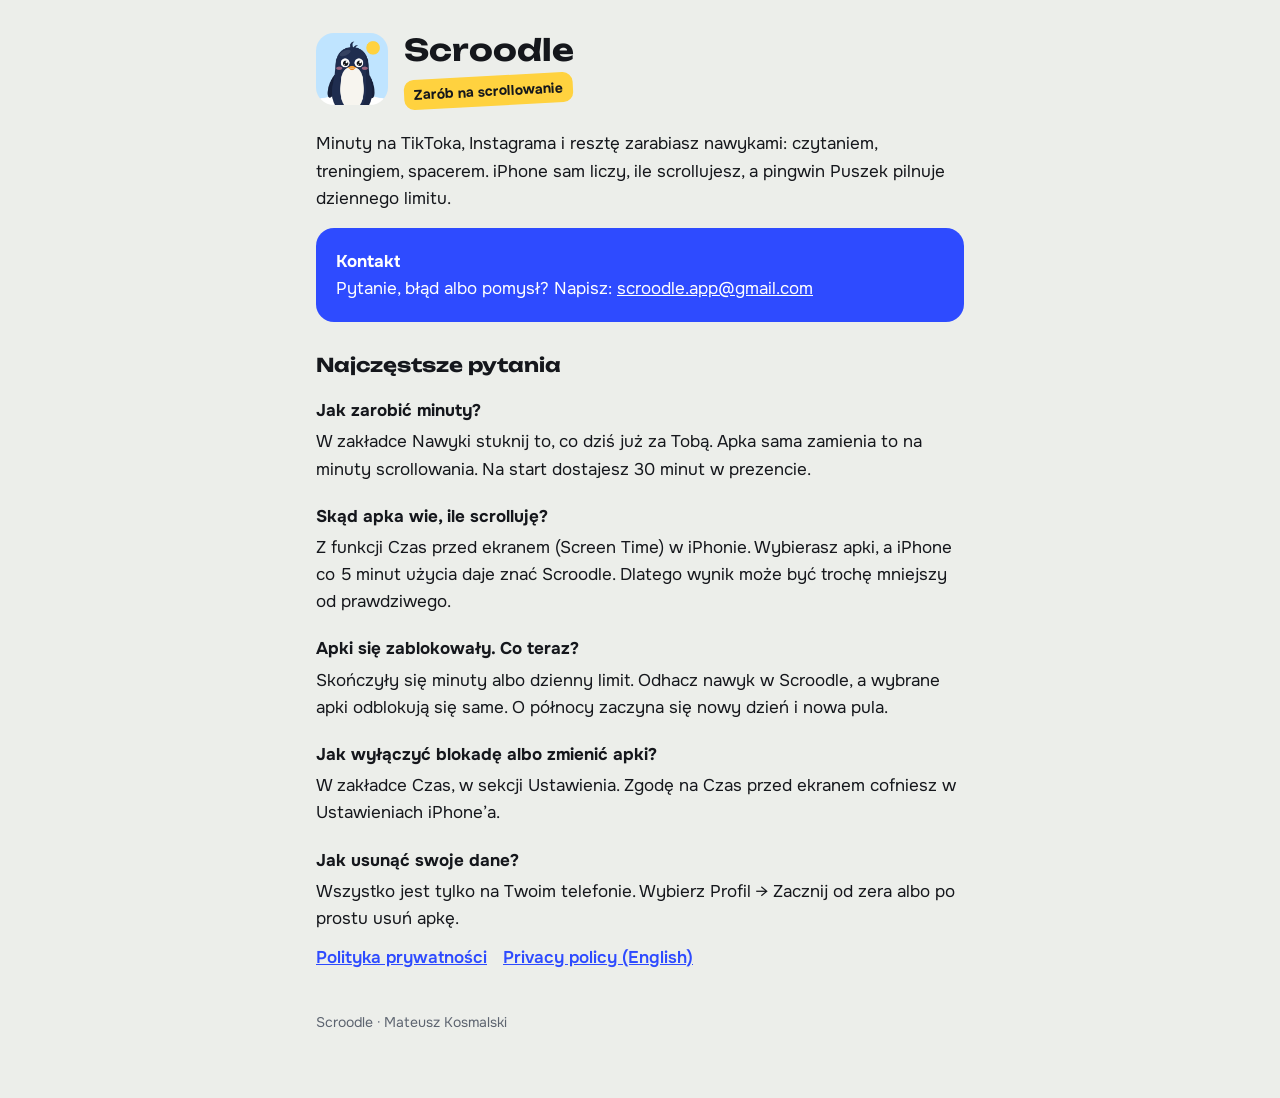
<file: index.html>
<!doctype html>
<html lang="pl">
<head>
  <meta charset="utf-8">
  <meta name="viewport" content="width=device-width, initial-scale=1">
  <title>Scroodle – pomoc</title>
  <meta name="description" content="Scroodle: zarabiasz minuty scrollowania nawykami, a pingwin Puszek pilnuje limitu. Pomoc i kontakt.">
  <link rel="icon" href="icon.png">
  <link rel="preconnect" href="https://fonts.googleapis.com">
  <link rel="preconnect" href="https://fonts.gstatic.com" crossorigin>
  <link href="https://fonts.googleapis.com/css2?family=Onest:wght@400;600;700&family=Unbounded:wght@700&display=swap" rel="stylesheet">
  <link rel="stylesheet" href="style.css">
</head>
<body>
<main>
  <div class="hero">
    <img src="icon.png" alt="Ikona Scroodle">
    <div>
      <h1>Scroodle</h1>
      <span class="sticker">Zarób na scrollowanie</span>
    </div>
  </div>

  <p>Minuty na TikToka, Instagrama i resztę zarabiasz nawykami: czytaniem, treningiem, spacerem.
    iPhone sam liczy, ile scrollujesz, a pingwin Puszek pilnuje dziennego limitu.</p>

  <div class="card wallet">
    <strong>Kontakt</strong><br>
    Pytanie, błąd albo pomysł? Napisz: <a href="mailto:scroodle.app@gmail.com">scroodle.app@gmail.com</a>
  </div>

  <h2>Najczęstsze pytania</h2>

  <h3>Jak zarobić minuty?</h3>
  <p>W zakładce Nawyki stuknij to, co dziś już za Tobą. Apka sama zamienia to na minuty scrollowania.
    Na start dostajesz 30 minut w prezencie.</p>

  <h3>Skąd apka wie, ile scrolluję?</h3>
  <p>Z funkcji Czas przed ekranem (Screen Time) w iPhonie. Wybierasz apki, a iPhone co 5 minut
    użycia daje znać Scroodle. Dlatego wynik może być trochę mniejszy od prawdziwego.</p>

  <h3>Apki się zablokowały. Co teraz?</h3>
  <p>Skończyły się minuty albo dzienny limit. Odhacz nawyk w Scroodle, a wybrane apki odblokują
    się same. O północy zaczyna się nowy dzień i nowa pula.</p>

  <h3>Jak wyłączyć blokadę albo zmienić apki?</h3>
  <p>W zakładce Czas, w sekcji Ustawienia. Zgodę na Czas przed ekranem cofniesz w Ustawieniach iPhone’a.</p>

  <h3>Jak usunąć swoje dane?</h3>
  <p>Wszystko jest tylko na Twoim telefonie. Wybierz Profil → Zacznij od zera albo po prostu usuń apkę.</p>

  <nav>
    <a href="privacy.html">Polityka prywatności</a>
    <a href="privacy.html#en">Privacy policy (English)</a>
  </nav>

  <footer>Scroodle · Mateusz Kosmalski</footer>
</main>
</body>
</html>
</file>
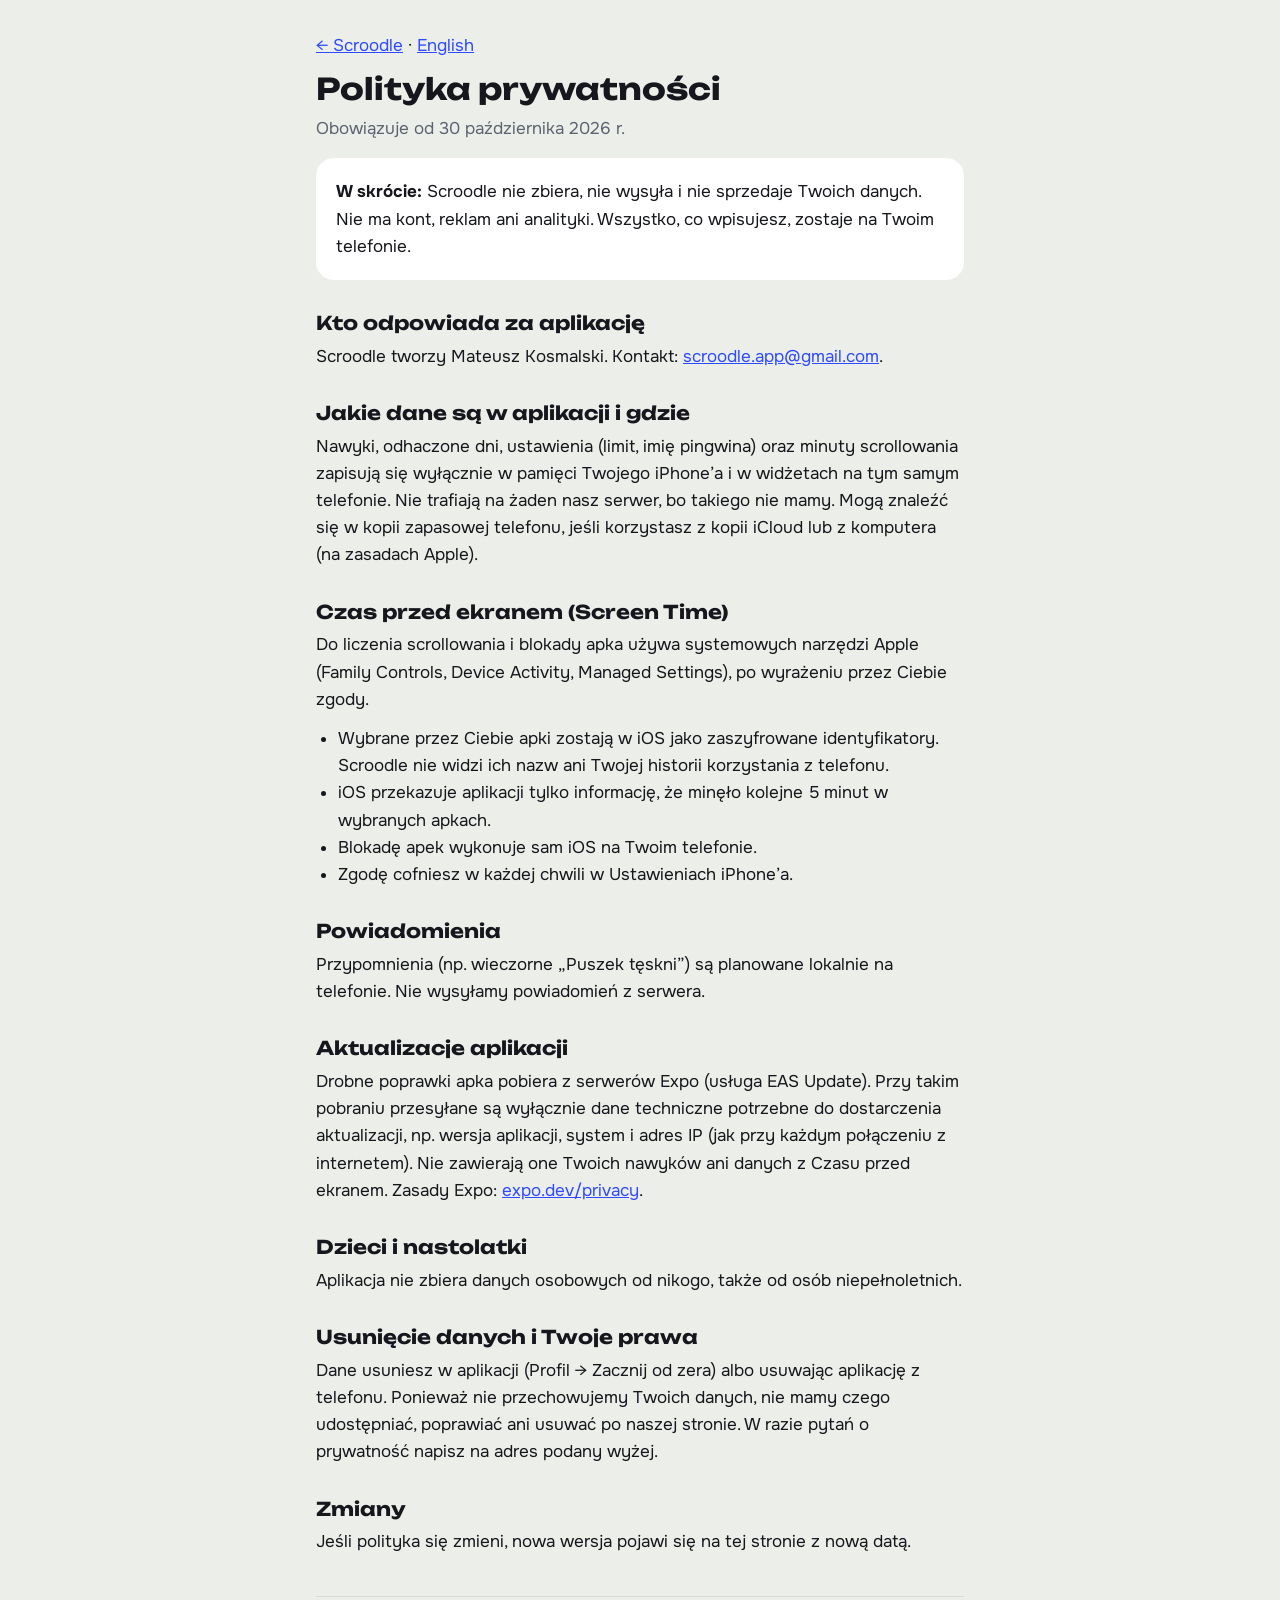
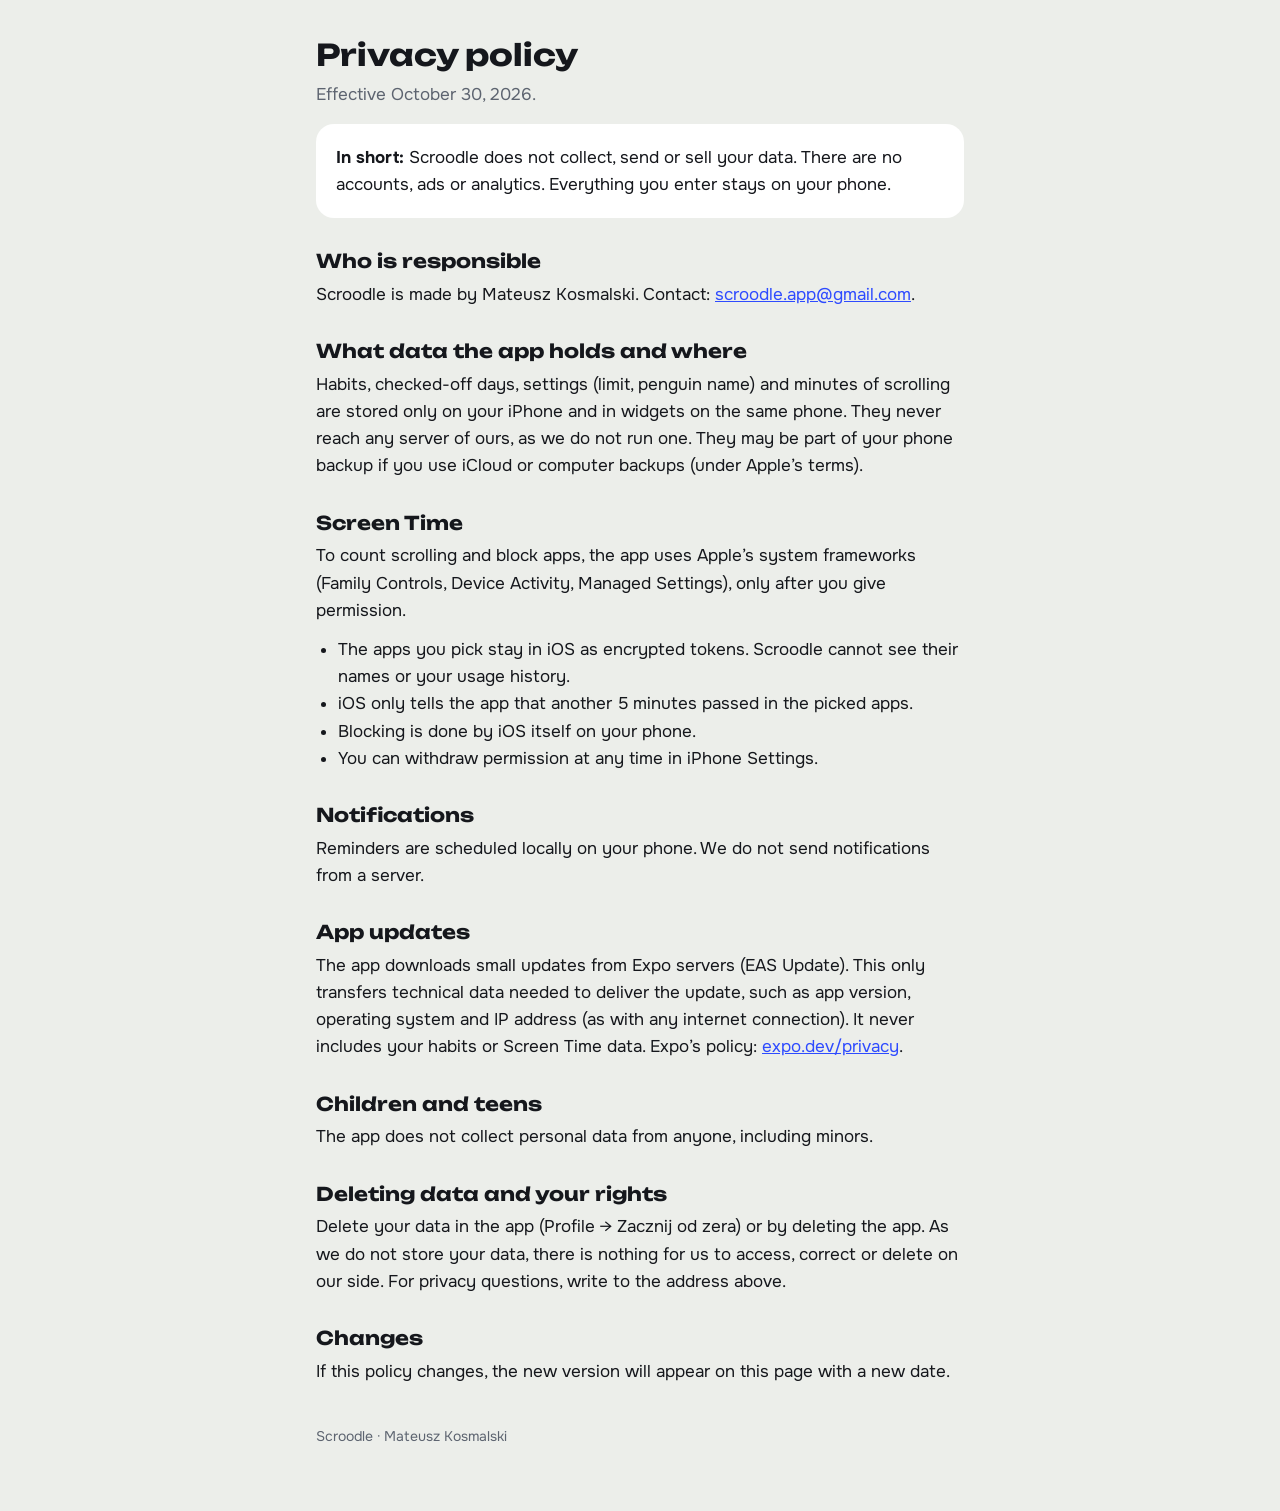
<file: privacy.html>
<!doctype html>
<html lang="pl">
<head>
  <meta charset="utf-8">
  <meta name="viewport" content="width=device-width, initial-scale=1">
  <title>Scroodle – polityka prywatności</title>
  <meta name="description" content="Polityka prywatności aplikacji Scroodle. Privacy policy of the Scroodle app.">
  <link rel="icon" href="icon.png">
  <link rel="preconnect" href="https://fonts.googleapis.com">
  <link rel="preconnect" href="https://fonts.gstatic.com" crossorigin>
  <link href="https://fonts.googleapis.com/css2?family=Onest:wght@400;600;700&family=Unbounded:wght@700&display=swap" rel="stylesheet">
  <link rel="stylesheet" href="style.css">
</head>
<body>
<main>
  <p><a href="index.html">← Scroodle</a> · <a href="#en">English</a></p>
  <h1>Polityka prywatności</h1>
  <p class="muted">Obowiązuje od 30 października 2026 r.</p>

  <div class="card">
    <strong>W skrócie:</strong> Scroodle nie zbiera, nie wysyła i nie sprzedaje Twoich danych.
    Nie ma kont, reklam ani analityki. Wszystko, co wpisujesz, zostaje na Twoim telefonie.
  </div>

  <h2>Kto odpowiada za aplikację</h2>
  <p>Scroodle tworzy Mateusz Kosmalski. Kontakt: <a href="mailto:scroodle.app@gmail.com">scroodle.app@gmail.com</a>.</p>

  <h2>Jakie dane są w aplikacji i gdzie</h2>
  <p>Nawyki, odhaczone dni, ustawienia (limit, imię pingwina) oraz minuty scrollowania zapisują się
    wyłącznie w pamięci Twojego iPhone’a i w widżetach na tym samym telefonie. Nie trafiają na
    żaden nasz serwer, bo takiego nie mamy. Mogą znaleźć się w kopii zapasowej telefonu, jeśli
    korzystasz z kopii iCloud lub z komputera (na zasadach Apple).</p>

  <h2>Czas przed ekranem (Screen Time)</h2>
  <p>Do liczenia scrollowania i blokady apka używa systemowych narzędzi Apple (Family Controls,
    Device Activity, Managed Settings), po wyrażeniu przez Ciebie zgody.</p>
  <ul>
    <li>Wybrane przez Ciebie apki zostają w iOS jako zaszyfrowane identyfikatory. Scroodle nie widzi
      ich nazw ani Twojej historii korzystania z telefonu.</li>
    <li>iOS przekazuje aplikacji tylko informację, że minęło kolejne 5 minut w wybranych apkach.</li>
    <li>Blokadę apek wykonuje sam iOS na Twoim telefonie.</li>
    <li>Zgodę cofniesz w każdej chwili w Ustawieniach iPhone’a.</li>
  </ul>

  <h2>Powiadomienia</h2>
  <p>Przypomnienia (np. wieczorne „Puszek tęskni”) są planowane lokalnie na telefonie.
    Nie wysyłamy powiadomień z serwera.</p>

  <h2>Aktualizacje aplikacji</h2>
  <p>Drobne poprawki apka pobiera z serwerów Expo (usługa EAS Update). Przy takim pobraniu
    przesyłane są wyłącznie dane techniczne potrzebne do dostarczenia aktualizacji, np. wersja
    aplikacji, system i adres IP (jak przy każdym połączeniu z internetem). Nie zawierają one Twoich
    nawyków ani danych z Czasu przed ekranem. Zasady Expo: <a href="https://expo.dev/privacy">expo.dev/privacy</a>.</p>

  <h2>Dzieci i nastolatki</h2>
  <p>Aplikacja nie zbiera danych osobowych od nikogo, także od osób niepełnoletnich.</p>

  <h2>Usunięcie danych i Twoje prawa</h2>
  <p>Dane usuniesz w aplikacji (Profil → Zacznij od zera) albo usuwając aplikację z telefonu.
    Ponieważ nie przechowujemy Twoich danych, nie mamy czego udostępniać, poprawiać ani usuwać po
    naszej stronie. W razie pytań o prywatność napisz na adres podany wyżej.</p>

  <h2>Zmiany</h2>
  <p>Jeśli polityka się zmieni, nowa wersja pojawi się na tej stronie z nową datą.</p>

  <hr style="border: 0; border-top: 1px solid var(--line); margin: 40px 0;">

  <section id="en" lang="en">
    <h1>Privacy policy</h1>
    <p class="muted">Effective October 30, 2026.</p>

    <div class="card">
      <strong>In short:</strong> Scroodle does not collect, send or sell your data. There are no
      accounts, ads or analytics. Everything you enter stays on your phone.
    </div>

    <h2>Who is responsible</h2>
    <p>Scroodle is made by Mateusz Kosmalski. Contact: <a href="mailto:scroodle.app@gmail.com">scroodle.app@gmail.com</a>.</p>

    <h2>What data the app holds and where</h2>
    <p>Habits, checked-off days, settings (limit, penguin name) and minutes of scrolling are stored only on
      your iPhone and in widgets on the same phone. They never reach any server of ours, as we do not
      run one. They may be part of your phone backup if you use iCloud or computer backups (under
      Apple’s terms).</p>

    <h2>Screen Time</h2>
    <p>To count scrolling and block apps, the app uses Apple’s system frameworks (Family Controls,
      Device Activity, Managed Settings), only after you give permission.</p>
    <ul>
      <li>The apps you pick stay in iOS as encrypted tokens. Scroodle cannot see their names or your
        usage history.</li>
      <li>iOS only tells the app that another 5 minutes passed in the picked apps.</li>
      <li>Blocking is done by iOS itself on your phone.</li>
      <li>You can withdraw permission at any time in iPhone Settings.</li>
    </ul>

    <h2>Notifications</h2>
    <p>Reminders are scheduled locally on your phone. We do not send notifications from a server.</p>

    <h2>App updates</h2>
    <p>The app downloads small updates from Expo servers (EAS Update). This only transfers technical
      data needed to deliver the update, such as app version, operating system and IP address (as
      with any internet connection). It never includes your habits or Screen Time data. Expo’s policy:
      <a href="https://expo.dev/privacy">expo.dev/privacy</a>.</p>

    <h2>Children and teens</h2>
    <p>The app does not collect personal data from anyone, including minors.</p>

    <h2>Deleting data and your rights</h2>
    <p>Delete your data in the app (Profile → Zacznij od zera) or by deleting the app. As we do not
      store your data, there is nothing for us to access, correct or delete on our side. For privacy
      questions, write to the address above.</p>

    <h2>Changes</h2>
    <p>If this policy changes, the new version will appear on this page with a new date.</p>
  </section>

  <footer>Scroodle · Mateusz Kosmalski</footer>
</main>
</body>
</html>
</file>
<file: style.css>
/* EarnScroll site: support + privacy. Colours from the app (src/theme). */
:root {
  --bg: #ECEEEA;
  --card: #FFFFFF;
  --text: #15171C;
  --muted: #5D6470;
  --line: #D6DAD3;
  --accent: #2E4BFF;
  --sticker: #FFD23F;
}
@media (prefers-color-scheme: dark) {
  :root {
    --bg: #101216;
    --card: #1A1D23;
    --text: #EEF0F3;
    --muted: #9AA1AC;
    --line: #2B2F37;
    --accent: #7088FF;
  }
}
* { box-sizing: border-box; }
html { -webkit-text-size-adjust: 100%; }
body {
  margin: 0;
  background: var(--bg);
  color: var(--text);
  font: 17px/1.6 'Onest', system-ui, -apple-system, sans-serif;
}
main { max-width: 680px; margin: 0 auto; padding: 32px 16px 64px; }
h1, h2 { font-family: 'Unbounded', system-ui, sans-serif; line-height: 1.2; }
h1 { font-size: 30px; margin: 0 0 8px; }
h2 { font-size: 19px; margin: 32px 0 8px; }
h3 { font-size: 17px; margin: 20px 0 4px; }
p, ul { margin: 0 0 12px; }
ul { padding-left: 22px; }
a { color: var(--accent); }
.muted { color: var(--muted); }
.hero { display: flex; align-items: center; gap: 16px; margin-bottom: 24px; }
.hero img { width: 72px; height: 72px; border-radius: 18px; }
.card { background: var(--card); border-radius: 18px; padding: 20px; margin: 16px 0; }
.card.wallet { background: #2E4BFF; color: #FFFFFF; }
.card.wallet a { color: #FFFFFF; }
.sticker {
  display: inline-block; background: var(--sticker); color: #15171C;
  font-weight: 700; font-size: 14px; padding: 4px 10px; border-radius: 10px;
  transform: rotate(-3deg);
}
nav { display: flex; gap: 16px; flex-wrap: wrap; margin: 8px 0 0; font-weight: 600; }
footer { margin-top: 40px; font-size: 14px; color: var(--muted); }
</file>
